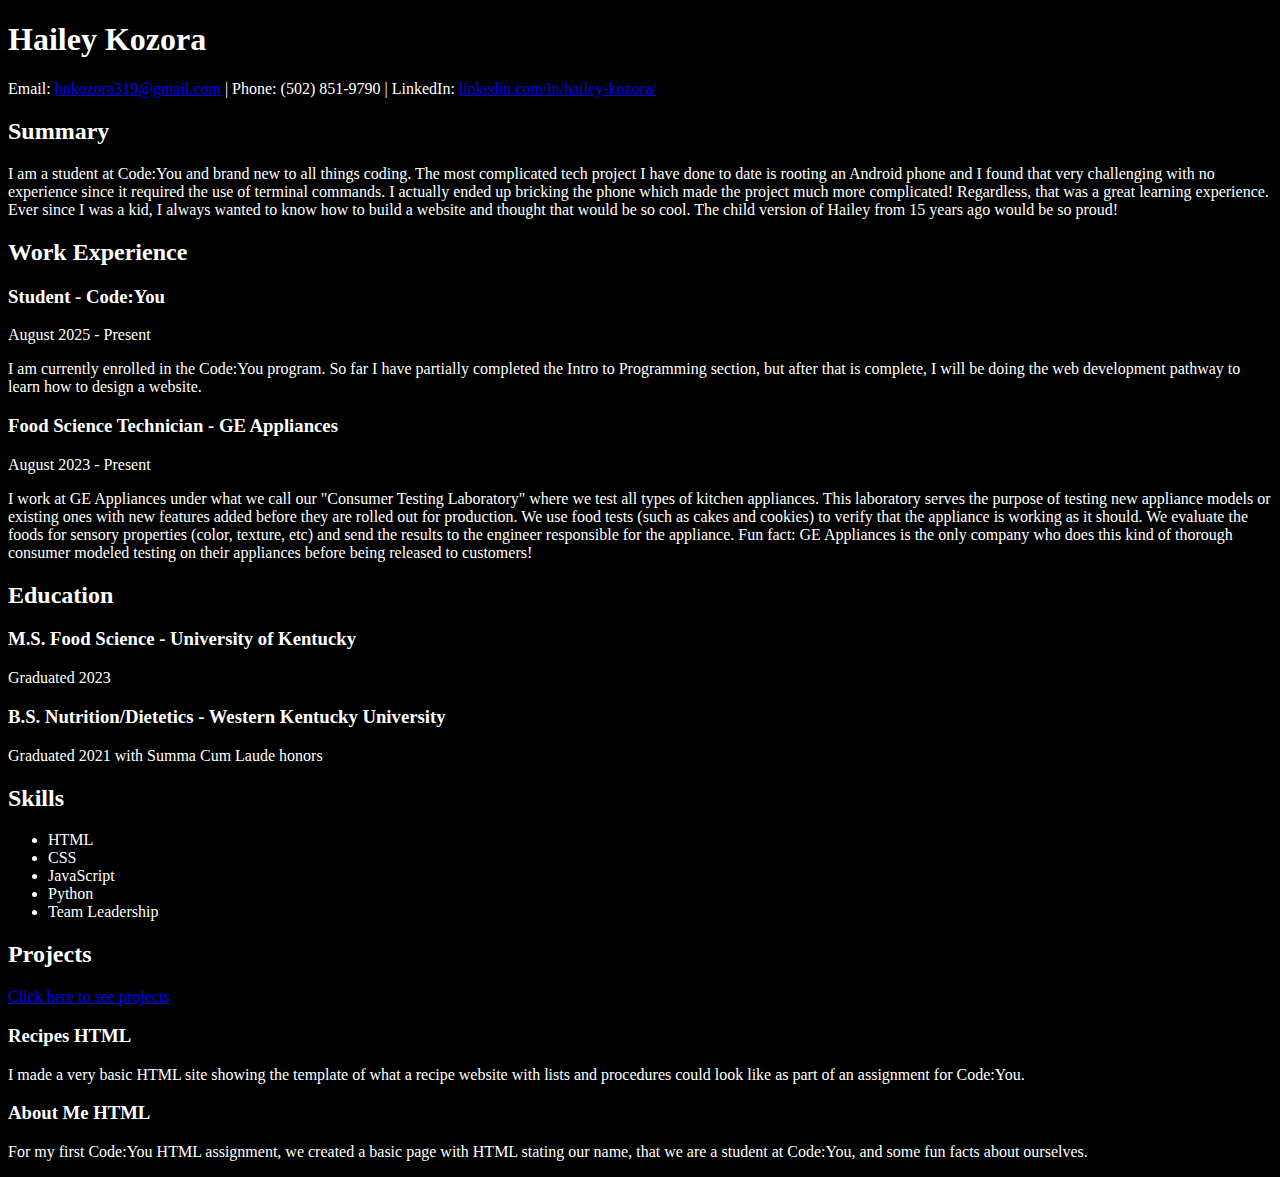
<file: index.html>
<!DOCTYPE html>
<html lang="en">
    <head>
        <meta charset="UTF-8" />
        <meta name="viewport" content="width=device-width, initial-scale=1.0" />
        <link rel="stylesheet" href="resume-style.css">
        <title>Resume Template</title>
    </head>

    <body>
        <main class="container">
            <section class="header">
                <h1>Hailey Kozora</h1>
                <p class="contact">
                    Email:
                    <a href="hnkozora319@gmail.com"
                        >hnkozora319@gmail.com</a
                    >
                    | Phone: (502) 851-9790 | LinkedIn:
                    <a href="#">linkedin.com/in/hailey-kozora/</a>
                </p>
            </section>
            <section class="section">
                <h2>Summary</h2>
                <p>
                    I am a student at Code:You and brand new to all things 
                    coding. The most complicated tech project I have done to 
                    date is rooting an Android phone and I found that very 
                    challenging with no experience since it required the use 
                    of terminal commands. I actually ended up bricking the 
                    phone which made the project much more complicated! 
                    Regardless, that was a great learning experience. Ever 
                    since I was a kid, I always wanted to know how to build 
                    a website and thought that would be so cool. The child 
                    version of Hailey from 15 years ago would be so proud!
                </p>
            </section>
            <section class="section">
                <h2>Work Experience</h2>
                <div class="item">
                    <h3>Student - Code:You</h3>
                    <p>August 2025 - Present</p>
                    <p>
                        I am currently enrolled in the Code:You program. So 
                        far I have partially completed the Intro to Programming 
                        section, but after that is complete, I will be doing the 
                        web development pathway to learn how to design a website.
                    </p>
                </div>
                <div class="item">
                    <h3>Food Science Technician - GE Appliances</h3>
                    <p>August 2023 - Present</p>
                    <p>
                        I work at GE Appliances under what we call our "Consumer
                        Testing Laboratory" where we test all types of kitchen 
                        appliances. This laboratory serves the purpose of testing 
                        new appliance models or existing ones with new features
                        added before they are rolled out for production. We use 
                        food tests (such as cakes and cookies) to verify that the 
                        appliance is working as it should. We evaluate the foods 
                        for sensory properties (color, texture, etc) and send the 
                        results to the engineer responsible for the appliance. Fun 
                        fact: GE Appliances is the only company who does this kind of
                        thorough consumer modeled testing on their appliances before 
                        being released to customers!
                    </p>
                </div>
            </section>
            <div class="section">
                <h2>Education</h2>
                <div class="item">
                    <h3>M.S. Food Science - University of Kentucky</h3>
                    <p>Graduated 2023</p>
                </div>
                <div class="item">
                    <h3>B.S. Nutrition/Dietetics - Western Kentucky University</h3>
                    <p>Graduated 2021 with Summa Cum Laude honors</p>
                </div>
            </section>
            <section class="section">
                <h2>Skills</h2>
                <div class="skills">
                    <ul>
                        <li>HTML</li>
                        <li>CSS</li>
                        <li>JavaScript</li>
                        <li>Python</li>
                        <li>Team Leadership</li>
                    </ul>
                </div>
            </section>
            <section class="section">
                <h2>Projects</h2>
                <a href="projects.html">Click here to see projects</a>
                <div class="item">
                    <h3>Recipes HTML</h3>
                    <p>
                        I made a very basic HTML site showing the template 
                        of what a recipe website with lists and procedures 
                        could look like as part of an assignment for Code:You.
                    </p>
                </div>
                <div class="item">
                    <h3>About Me HTML</h3>
                    <p>
                        For my first Code:You HTML assignment, we created a 
                        basic page with HTML stating our name, that we are a 
                        student at Code:You, and some fun facts about ourselves.
                    </p>
                </div>
            </section>
        </main>
    </body>
</html>
</file>
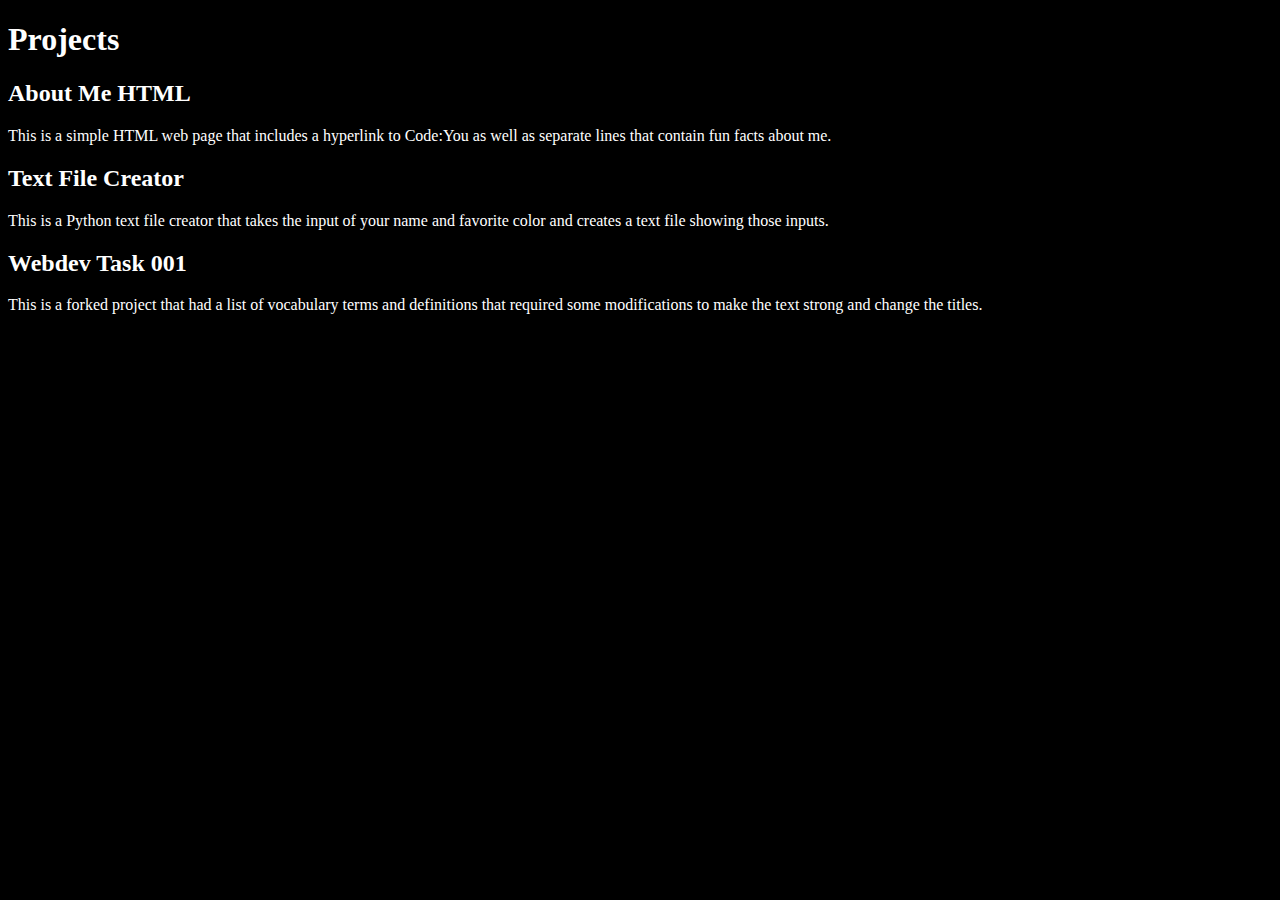
<file: projects.html>
<!DOCTYPE html>
<html lang="en">
    <head>
        <meta charset="UTF-8" />
        <meta name="viewport" content="width=device-width, initial-scale=1.0" />
        <link rel="stylesheet" href="resume-style.css">
        <title>Projects</title>
    </head>

    <h1>Projects</h1>

    <h2>About Me HTML</h2>
    <p>This is a simple HTML web page that includes a hyperlink to Code:You as well as separate lines that contain fun facts about me.</p>

    <h2>Text File Creator</h2>
    <p>This is a Python text file creator that takes the input of your name and favorite color and creates a text file showing those inputs.</p>

    <h2>Webdev Task 001</h2>
    <p>This is a forked project that had a list of vocabulary terms and definitions that required some modifications to make the text strong and change the titles.</p>
</file>
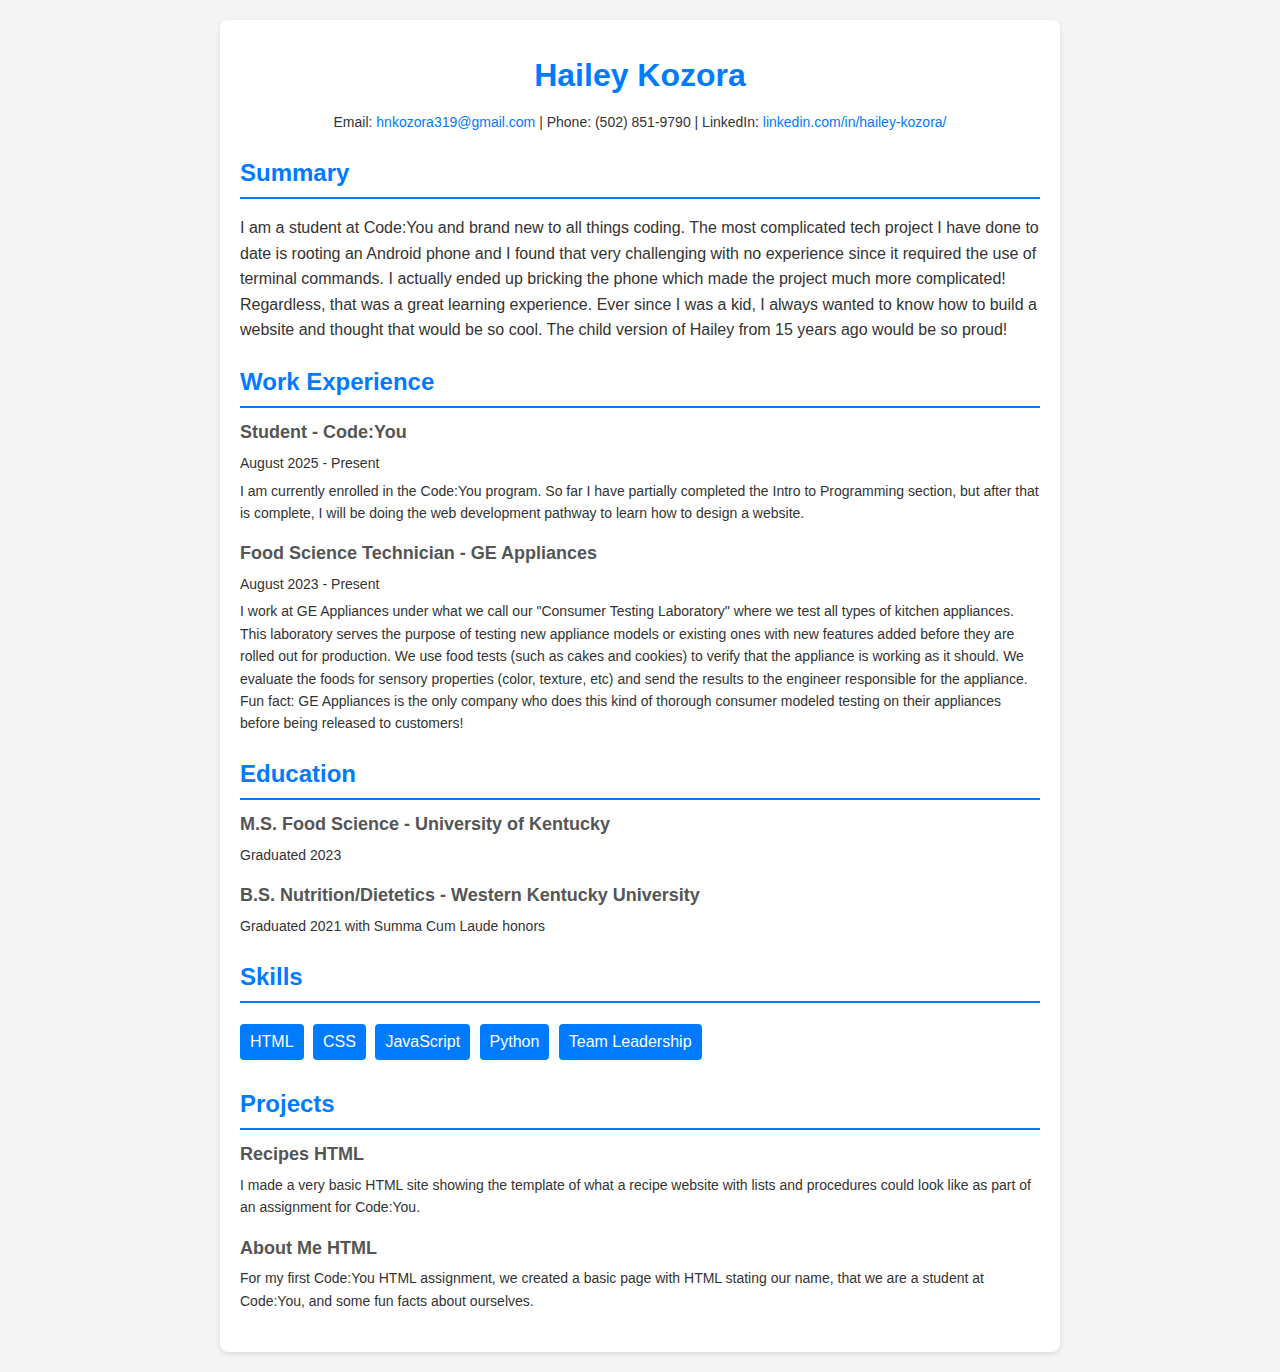
<file: Updated-Resume-Assignment.html>
<!DOCTYPE html>
<html lang="en">
    <head>
        <meta charset="UTF-8" />
        <meta name="viewport" content="width=device-width, initial-scale=1.0" />
        <title>Resume Template</title>
    </head>

    <style>
        body {
            font-family: Arial, sans-serif;
            line-height: 1.6;
            margin: 0;
            padding: 0;
            color: #333;
            background-color: #f4f4f4;
        }
        .container {
            max-width: 800px;
            margin: 20px auto;
            padding: 20px;
            background: #fff;
            border-radius: 8px;
            box-shadow: 0 2px 5px rgba(0, 0, 0, 0.1);
        }
        h1,
        h2 {
            color: #007bff;
        }
        .header {
            text-align: center;
        }
        .header h1 {
            margin: 10px 0;
        }
        .contact {
            margin: 10px 0;
            font-size: 14px;
        }
        .contact a {
            color: #007bff;
            text-decoration: none;
        }
        .section {
            margin: 20px 0;
        }
        .section h2 {
            margin-bottom: 10px;
            border-bottom: 2px solid #007bff;
            padding-bottom: 5px;
        }
        .item {
            margin-bottom: 15px;
        }
        .item h3 {
            margin: 0;
            font-size: 18px;
            color: #555;
        }
        .item p {
            margin: 5px 0;
            font-size: 14px;
        }
        .skills ul {
            list-style: none;
            padding: 0;
        }
        .skills ul li {
            display: inline-block;
            background: #007bff;
            color: #fff;
            padding: 5px 10px;
            margin: 5px 5px 5px 0;
            border-radius: 4px;
        }
    </style>

    <body>
        <main class="container">
            <section class="header">
                <h1>Hailey Kozora</h1>
                <p class="contact">
                    Email:
                    <a href="hnkozora319@gmail.com"
                        >hnkozora319@gmail.com</a
                    >
                    | Phone: (502) 851-9790 | LinkedIn:
                    <a href="#">linkedin.com/in/hailey-kozora/</a>
                </p>
            </section>
            <section class="section">
                <h2>Summary</h2>
                <p>
                    I am a student at Code:You and brand new to all things 
                    coding. The most complicated tech project I have done to 
                    date is rooting an Android phone and I found that very 
                    challenging with no experience since it required the use 
                    of terminal commands. I actually ended up bricking the 
                    phone which made the project much more complicated! 
                    Regardless, that was a great learning experience. Ever 
                    since I was a kid, I always wanted to know how to build 
                    a website and thought that would be so cool. The child 
                    version of Hailey from 15 years ago would be so proud!
                </p>
            </section>
            <section class="section">
                <h2>Work Experience</h2>
                <div class="item">
                    <h3>Student - Code:You</h3>
                    <p>August 2025 - Present</p>
                    <p>
                        I am currently enrolled in the Code:You program. So 
                        far I have partially completed the Intro to Programming 
                        section, but after that is complete, I will be doing the 
                        web development pathway to learn how to design a website.
                    </p>
                </div>
                <div class="item">
                    <h3>Food Science Technician - GE Appliances</h3>
                    <p>August 2023 - Present</p>
                    <p>
                        I work at GE Appliances under what we call our "Consumer
                        Testing Laboratory" where we test all types of kitchen 
                        appliances. This laboratory serves the purpose of testing 
                        new appliance models or existing ones with new features
                        added before they are rolled out for production. We use 
                        food tests (such as cakes and cookies) to verify that the 
                        appliance is working as it should. We evaluate the foods 
                        for sensory properties (color, texture, etc) and send the 
                        results to the engineer responsible for the appliance. Fun 
                        fact: GE Appliances is the only company who does this kind of
                        thorough consumer modeled testing on their appliances before 
                        being released to customers!
                    </p>
                </div>
            </section>
            <div class="section">
                <h2>Education</h2>
                <div class="item">
                    <h3>M.S. Food Science - University of Kentucky</h3>
                    <p>Graduated 2023</p>
                </div>
                <div class="item">
                    <h3>B.S. Nutrition/Dietetics - Western Kentucky University</h3>
                    <p>Graduated 2021 with Summa Cum Laude honors</p>
                </div>
            </section>
            <section class="section">
                <h2>Skills</h2>
                <div class="skills">
                    <ul>
                        <li>HTML</li>
                        <li>CSS</li>
                        <li>JavaScript</li>
                        <li>Python</li>
                        <li>Team Leadership</li>
                    </ul>
                </div>
            </section>
            <section class="section">
                <h2>Projects</h2>
                <div class="item">
                    <h3>Recipes HTML</h3>
                    <p>
                        I made a very basic HTML site showing the template 
                        of what a recipe website with lists and procedures 
                        could look like as part of an assignment for Code:You.
                    </p>
                </div>
                <div class="item">
                    <h3>About Me HTML</h3>
                    <p>
                        For my first Code:You HTML assignment, we created a 
                        basic page with HTML stating our name, that we are a 
                        student at Code:You, and some fun facts about ourselves.
                    </p>
                </div>
            </section>
        </main>
    </body>
</html>
</file>
<file: resume-style.css>
body {
background-color: #000;
color: #fff;
}
</file>
